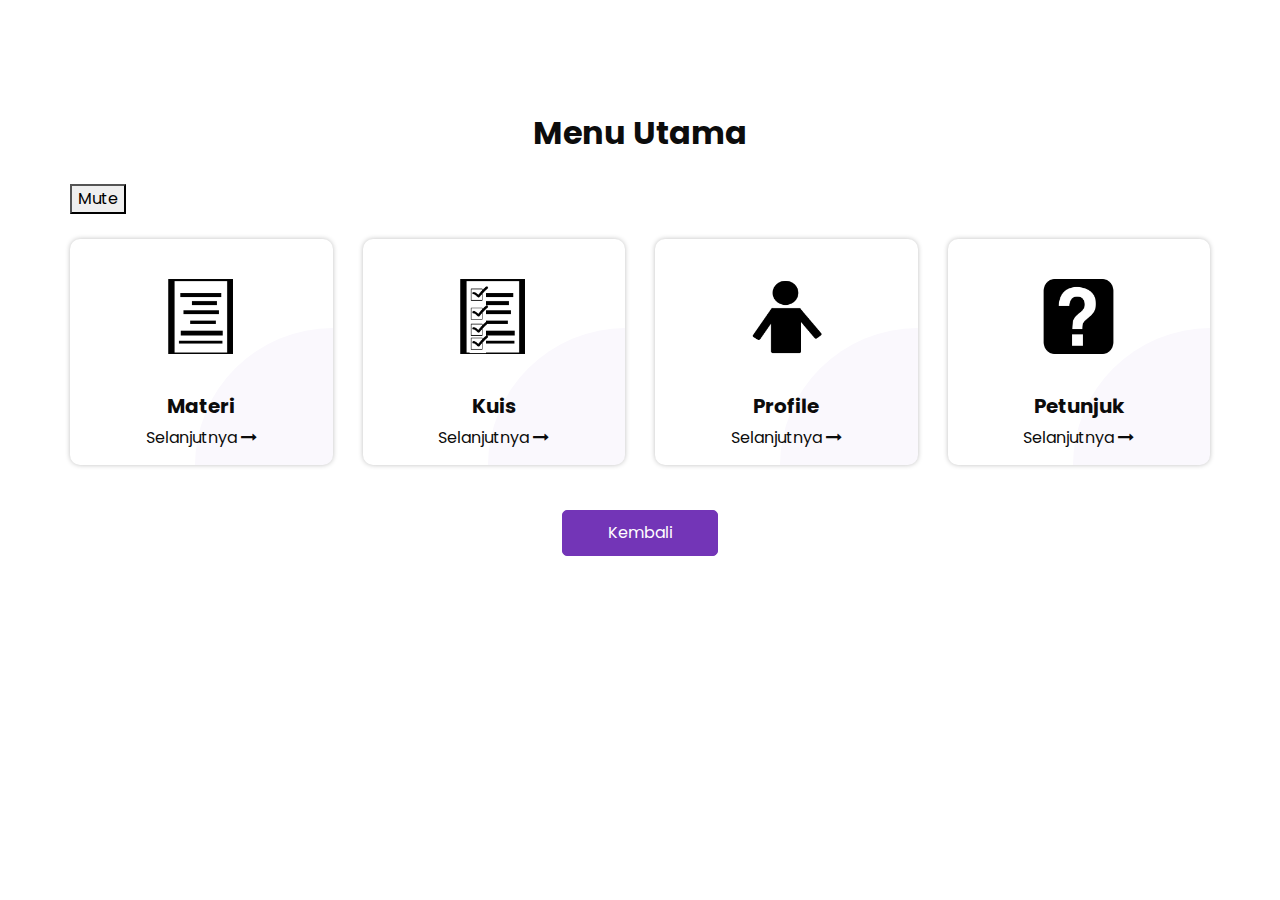
<file: Media Pembelajaran Interaktif Berbasis WEB/halaman_menu.html>
<!DOCTYPE html>
<html lang="en">

<head>
  <!-- Basic -->
  <meta charset="utf-8" />
  <meta http-equiv="X-UA-Compatible" content="IE=edge" />
  <!-- Mobile Metas -->
  <meta name="viewport" content="width=device-width, initial-scale=1, shrink-to-fit=no" />
  <!-- Site Metas -->
  <meta name="keywords" content="" />
  <meta name="description" content="" />
  <meta name="author" content="" />

  <title>Menu Utama</title>

  <!-- bootstrap core css -->
  <link rel="stylesheet" type="text/css" href="css/bootstrap.css" />

  <!-- font awesome style -->
  <link href="css/font-awesome.min.css" rel="stylesheet" />

  <!-- Custom styles for this template -->
  <link href="css/style.css" rel="stylesheet" />
  <!-- responsive style -->
  <link href="css/responsive.css" rel="stylesheet" />

  <!-- Font Awesome icons -->
  <link rel="stylesheet" href="https://cdnjs.cloudflare.com/ajax/libs/font-awesome/5.15.4/css/all.min.css" integrity="sha384-Gn5384xqQ1aoWXA+058RXPxPg6fy4IWvTNh0E263XmFcJlSAwiGgFAW/dAiS6JXm" crossorigin="anonymous">
</head>

<body>
    
   <audio id="backgroundAudio" autoplay loop>
    <source src="soundepek/musik-panting.mp3" type="audio/mpeg">
  </audio>
<!-- service section -->

</section>
<section class="service_section layout_padding">
    <div class="container">
      <div class="heading_container"><br>
        <h2>
         Menu Utama     
        </h2><br>
       
      </div>
      <button id="muteButton" onclick="toggleMute()" class="fas fa-volume-mute" style="display: flex;">
        Mute
      </button>
      
      <div class="row">
        <div class="col-md-6 col-lg-3">
          <div class="box">
            <div class="img-box">
              <img src="images/s1.png" alt="">
            </div>
            <div class="detail-box">
              <h5>
                Materi
              </h5>
             
              <a href="materi.html">
                <span>
                  Selanjutnya
                </span>
                <i class="fa fa-long-arrow-right" aria-hidden="true"></i>
              </a>
            </div>
          </div>
        </div>
        <div class="col-md-6 col-lg-3">
          <div class="box">
            <div class="img-box">
              <img src="images/s2.png" alt="">
            </div>
            <div class="detail-box">
              <h5>
                Kuis
              </h5>
             
              <a href="quiz.html" >
                <span>
                  Selanjutnya
                </span>
                <i class="fa fa-long-arrow-right" aria-hidden="true"></i>
              </a>
            </div>
          </div>
        </div>
        <div class="col-md-6 col-lg-3">
          <div class="box">
            <div class="img-box">
              <img src="images/s3.png" alt="">
            </div>
            <div class="detail-box">
              <h5>
                Profile
              </h5>
             
              <a href="profil.html">
                <span>
                  Selanjutnya
                </span>
                <i class="fa fa-long-arrow-right" aria-hidden="true"></i>
              </a>
            </div>
          </div>
        </div>
        <div class="col-md-6 col-lg-3">
          <div class="box">
            <div class="img-box">
              <img src="images/s4.png" alt="">
            </div>
            <div class="detail-box">
              <h5>
                Petunjuk
              </h5>
             
              <a href="lightBox.html" target="_blank">
                <span>
                  Selanjutnya
                </span>
                <i class="fa fa-long-arrow-right" aria-hidden="true"></i>
              </a>
            </div>
          </div>
        </div>
      </div>
      <div class="btn-box">
        <a href="index.html">
          Kembali
        </a>
      </div>
    </div>
  </section>
  <!-- end service section -->
  <script>
    var audio = document.getElementById("backgroundAudio");

    function toggleMute() {
      if (audio.paused) {
        audio.play();
        document.getElementById("muteButton").innerHTML = '<i class="fas fa-volume-mute"></i> Mute';
      } else {
        audio.pause();
        document.getElementById("muteButton").innerHTML = '<i class="fas fa-volume-up"></i> Unmute';
      }
    }
  </script>
  </body>
  </html>
</file>
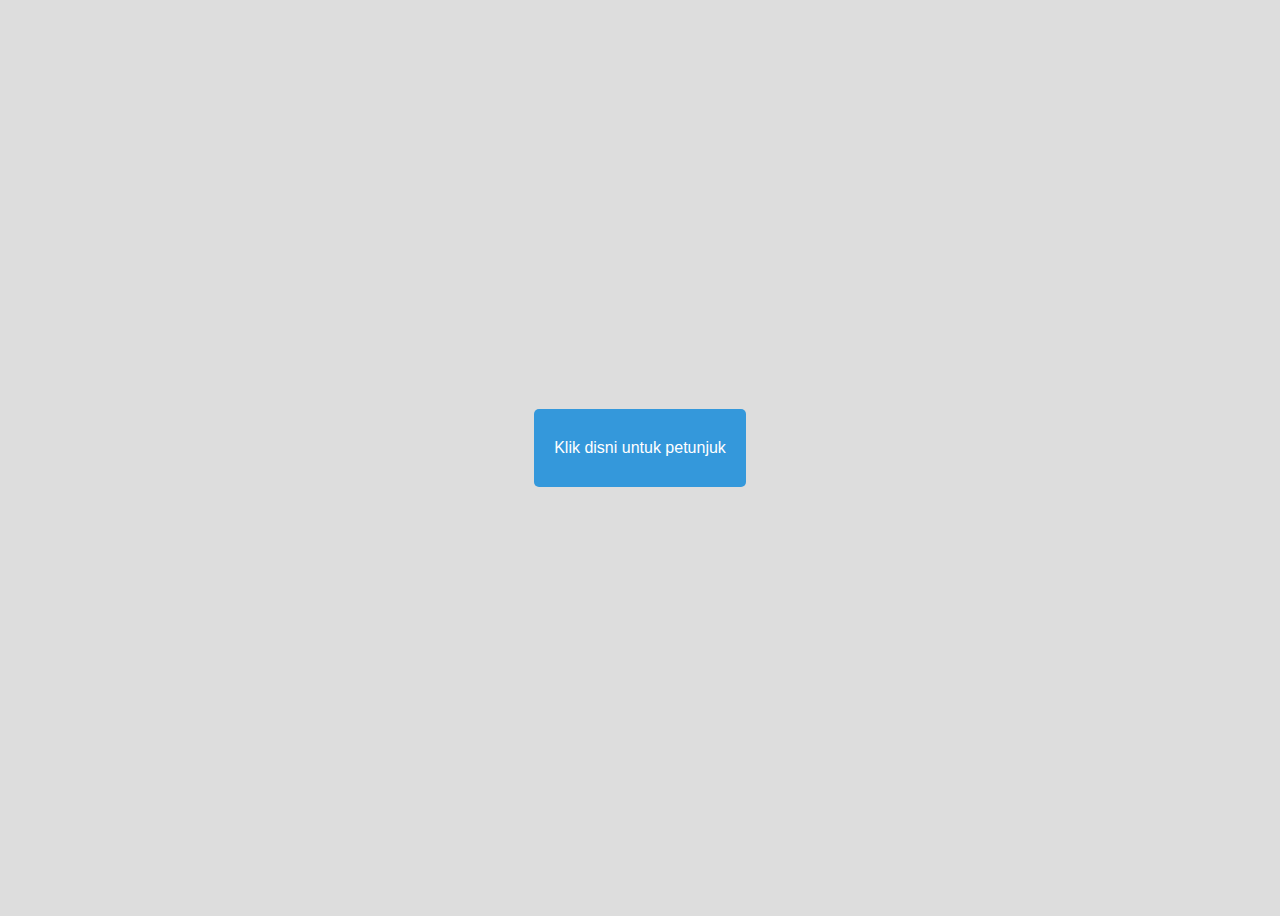
<file: Media Pembelajaran Interaktif Berbasis WEB/lightBox.html>
<!DOCTYPE html>
<html lang="en">
  <head>
    <meta charset="UTF-8" />
    <meta name="viewport" content="width=device-width, initial-scale=1.0" />
    <title>Restoe Boemi</title>
    <link rel="stylesheet" href="lightBox.css" />
    <style>
      /* ... kode CSS sebelumnya ... */
    
      .button-box {
        margin-top: -60px;
        background-color: #3498db;
        border: none;
        color: white;
        padding: 30px 20px;
        font-size: 16px;
        cursor: pointer;
        border-radius: 5px;
        transition: background-color 0.3s;
        display: inline-block;
        align-items: center;
      }
    
      .button-box:hover {
        background-color: #7362d3;
      }
    </style>
    
  </head>
  <body>

    
    <div class="container-lightbox">
     
      <ul class="gallery">
        
        <a href="#gambar-1">
          <button class="button-box"><span>Klik disni untuk petunjuk</span></button>
        </a>
        <div class="overlay" id="gambar-1">
          <a href="#" class="close">x close</a>
          <img
            src="images/Desain petunjuk.jpg"
          />
        </div>

        <div class="clear"></div>
      </ul>
    </div>
  </body>
</html>
</file>
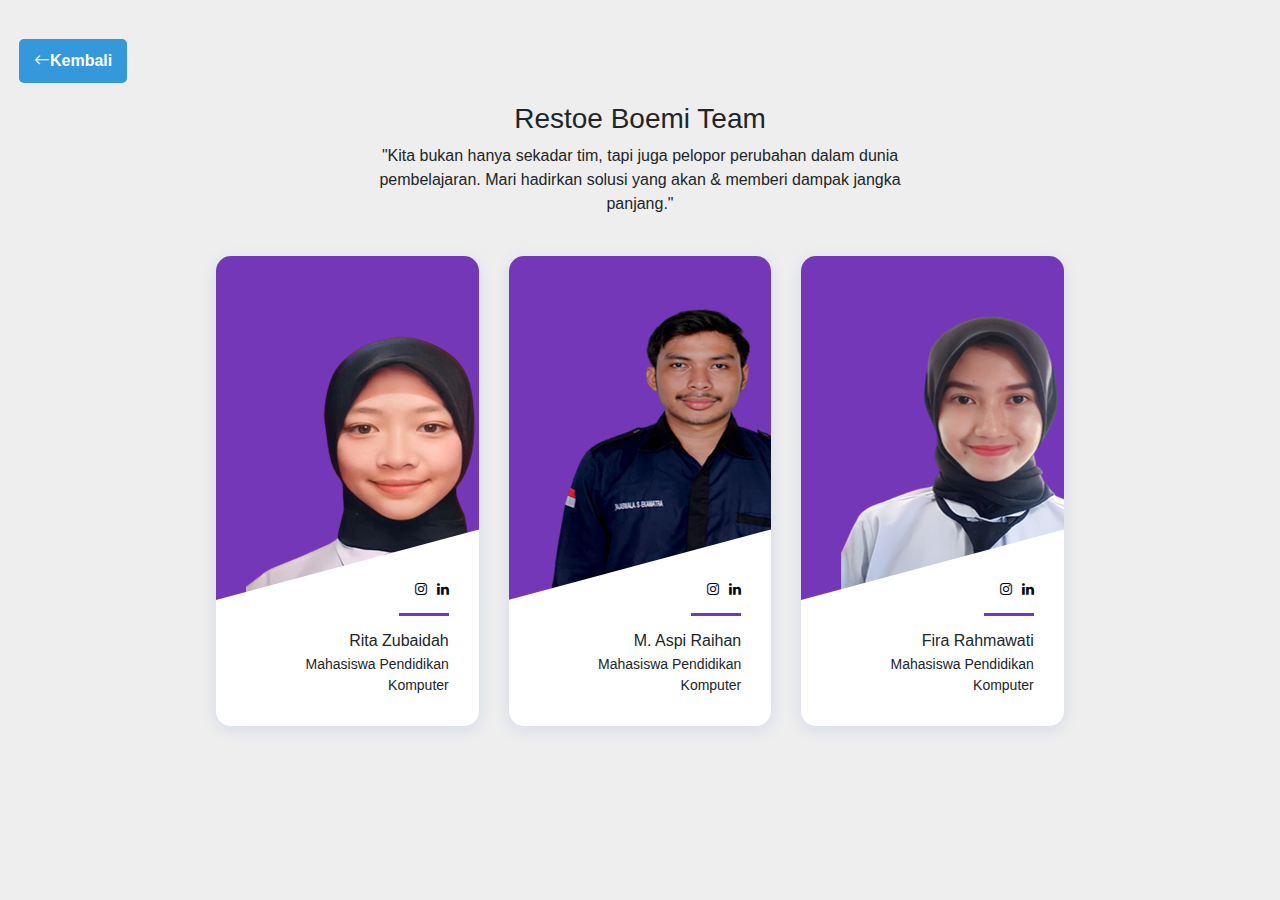
<file: Media Pembelajaran Interaktif Berbasis WEB/profil.html>
<!DOCTYPE html>
<html lang="en">
<head>
<meta charset="utf-8">


<title>Profil</title>
<meta name="viewport" content="width=device-width, initial-scale=1">
<link href="https://cdn.jsdelivr.net/npm/bootstrap@4.5.0/dist/css/bootstrap.min.css" rel="stylesheet">
<style type="text/css">
    
    	body{
            margin-top:20px;
    background:#eee;
}
.back-button {
    display: inline-flex;
    align-items: center;
    font-size: 16px;
    font-weight: bold;
    text-decoration: none;
    padding: 10px 15px;
    border: none;
    background-color: #3498db;
    color: white;
    border-radius: 5px;
    transition: background-color 0.3s ease;
    margin: 19px;
}
.container {
        display: flex;
        flex-direction: column;
        align-items: center;
    }
.single_advisor_profile {
    position: relative;
    margin-bottom: 50px;
    -webkit-transition-duration: 500ms;
    transition-duration: 500ms;
    z-index: 1;
    border-radius: 15px;
    -webkit-box-shadow: 0 0.25rem 1rem 0 rgba(47, 91, 234, 0.125);
    box-shadow: 0 0.25rem 1rem 0 rgba(47, 91, 234, 0.125);
}
.single_advisor_profile .advisor_thumb {
    position: relative;
    z-index: 1;
    border-radius: 15px 15px 0 0;
    margin: 0 auto;
    padding: 30px 30px 0 30px;
    background-color: #7437b8;
    overflow: hidden;
}
.single_advisor_profile .advisor_thumb::after {
    -webkit-transition-duration: 500ms;
    transition-duration: 500ms;
    position: absolute;
    width: 150%;
    height: 80px;
    bottom: -45px;
    left: -25%;
    content: "";
    background-color: #ffffff;
    -webkit-transform: rotate(-15deg);
    transform: rotate(-15deg);
}
@media only screen and (max-width: 575px) {
    .single_advisor_profile .advisor_thumb::after {
        height: 160px;
        bottom: -90px;
    }
}
.single_advisor_profile .advisor_thumb .social-info {
    position: absolute;
    z-index: 1;
    width: 100%;
    bottom: 0;
    right: 30px;
    text-align: right;
}
.single_advisor_profile .advisor_thumb .social-info a {
    font-size: 14px;
    color: #020710;
    padding: 0 5px;
}
.single_advisor_profile .advisor_thumb .social-info a:hover,
.single_advisor_profile .advisor_thumb .social-info a:focus {
    color: #7437b8;
}
.single_advisor_profile .advisor_thumb .social-info a:last-child {
    padding-right: 0;
}
.single_advisor_profile .single_advisor_details_info {
    position: relative;
    z-index: 1;
    padding: 30px;
    text-align: right;
    -webkit-transition-duration: 500ms;
    transition-duration: 500ms;
    border-radius: 0 0 15px 15px;
    background-color: #ffffff;
}
.single_advisor_profile .single_advisor_details_info::after {
    -webkit-transition-duration: 500ms;
    transition-duration: 500ms;
    position: absolute;
    z-index: 1;
    width: 50px;
    height: 3px;
    background-color: #7437b8;
    content: "";
    top: 12px;
    right: 30px;
}
.single_advisor_profile .single_advisor_details_info h6 {
    margin-bottom: 0.25rem;
    -webkit-transition-duration: 500ms;
    transition-duration: 500ms;
}
@media only screen and (min-width: 768px) and (max-width: 991px) {
    .single_advisor_profile .single_advisor_details_info h6 {
        font-size: 14px;
    }
}
.single_advisor_profile .single_advisor_details_info p {
    -webkit-transition-duration: 500ms;
    transition-duration: 500ms;
    margin-bottom: 0;
    font-size: 14px;
}
@media only screen and (min-width: 768px) and (max-width: 991px) {
    .single_advisor_profile .single_advisor_details_info p {
        font-size: 12px;
    }
}
.single_advisor_profile:hover .advisor_thumb::after,
.single_advisor_profile:focus .advisor_thumb::after {
    background-color: #3da9fc;
}
.single_advisor_profile:hover .advisor_thumb .social-info a,
.single_advisor_profile:focus .advisor_thumb .social-info a {
    color: #ffffff;
}
.single_advisor_profile:hover .advisor_thumb .social-info a:hover,
.single_advisor_profile:hover .advisor_thumb .social-info a:focus,
.single_advisor_profile:focus .advisor_thumb .social-info a:hover,
.single_advisor_profile:focus .advisor_thumb .social-info a:focus {
    color: #ffffff;
}
.single_advisor_profile:hover .single_advisor_details_info,
.single_advisor_profile:focus .single_advisor_details_info {
    background-color: #3da9fc;
}
.single_advisor_profile:hover .single_advisor_details_info::after,
.single_advisor_profile:focus .single_advisor_details_info::after {
    background-color: #ffffff;
}
.single_advisor_profile:hover .single_advisor_details_info h6,
.single_advisor_profile:focus .single_advisor_details_info h6 {
    color: #ffffff;
}
.single_advisor_profile:hover .single_advisor_details_info p,
.single_advisor_profile:focus .single_advisor_details_info p {
    color: #ffffff;
}




    </style>
    <link href="https://maxcdn.bootstrapcdn.com/font-awesome/4.7.0/css/font-awesome.min.css" rel="stylesheet" />
    <link href="https://cdn.jsdelivr.net/npm/bootstrap-icons/font/bootstrap-icons.css" rel="stylesheet">
</head>
<body>
    <a href="halaman_menu.html" class="back-button">
        <i class="bi bi-arrow-left"></i> Kembali
    </a>
<div class="container">
    
<div class="row justify-content-center">
<div class="col-12 col-sm-8 col-lg-6">

<div class="section_heading text-center wow fadeInUp" data-wow-delay="0.2s" style="visibility: visible; animation-delay: 0.2s; animation-name: fadeInUp;">
<h3>Restoe Boemi <span> Team</span></h3>

<p>"Kita bukan hanya sekadar tim, tapi juga pelopor perubahan dalam dunia pembelajaran. Mari hadirkan solusi yang akan  &amp; memberi dampak jangka panjang."</p>
<br> 
<div class="line"></div>
</div>
</div>
</div>
<div class="row">

   
    
    <div class="row justify-content-center">
        
<div class="col-12 col-sm-6 col-lg-3">
   
<div class="single_advisor_profile wow fadeInUp" data-wow-delay="0.3s" style="visibility: visible; animation-delay: 0.3s; animation-name: fadeInUp;">

<div class="advisor_thumb"><img src="images/ritanew.png" alt>

<div class="social-info"><a href="https://www.instagram.com/horiitt_/" target="_blank"><i class="fa fa-instagram"></i></a><a href=""><i class="fa fa-linkedin"></i></a></div>
</div>

<div class="single_advisor_details_info">
<h6>Rita Zubaidah</h6>
<p class="designation">Mahasiswa Pendidikan Komputer</p>
</div>
</div>
</div>

<div class="col-12 col-sm-6 col-lg-3">
<div class="single_advisor_profile wow fadeInUp" data-wow-delay="0.4s" style="visibility: visible; animation-delay: 0.4s; animation-name: fadeInUp;">

<div class="advisor_thumb"><img src="images/aspi.png" alt>

<div class="social-info"><a href="https://www.instagram.com/aspiraihan/" target="_blank"><i class="fa fa-instagram"></i></a><a href="https://www.linkedin.com/in/m-aspi-raihan-420513264/" target="_blank"><i class="fa fa-linkedin"></i></a></div>
</div>

<div class="single_advisor_details_info">
<h6>M. Aspi Raihan</h6>
<p class="designation">Mahasiswa Pendidikan Komputer</p>
</div>
</div>
</div>

<div class="col-12 col-sm-6 col-lg-3">
<div class="single_advisor_profile wow fadeInUp" data-wow-delay="0.5s" style="visibility: visible; animation-delay: 0.5s; animation-name: fadeInUp;">

<div class="advisor_thumb"><img src="images/fira.png" alt>

<div class="social-info"><a href="https://www.instagram.com/firarhmwti/" target="_blank"><i class="fa fa-instagram"></i></a><a href="https://www.linkedin.com/in/fira-rahmawati-710094246/" target="_blank"><i class="fa fa-linkedin"></i></a></div>
</div>

<div class="single_advisor_details_info">
<h6>Fira Rahmawati</h6>
<p class="designation">Mahasiswa Pendidikan Komputer</p>
</div>

</div>

</div>

</div>

</div>
<script src="https://code.jquery.com/jquery-1.10.2.min.js"></script>
<script src="https://cdn.jsdelivr.net/npm/bootstrap@4.5.0/dist/js/bootstrap.bundle.min.js"></script>
<script type="text/javascript">
	
</script>
</body>
</html>
</file>
<file: Media Pembelajaran Interaktif Berbasis WEB/css/style.css>
@import url("https://fonts.googleapis.com/css2?family=Poppins:wght@400;600;700&display=swap");
body {
  font-family: "Poppins", sans-serif;
  color: #0c0c0c;
  background-color: #ffffff;
  overflow-x: hidden;
}

.layout_padding {
  padding: 90px 0;
}

.layout_margin {
  margin: 90px 0;
}

.layout_padding2 {
  padding: 75px 0;
}

.layout_padding2-top {
  padding-top: 75px;
}

.layout_padding2-bottom {
  padding-bottom: 75px;
}

.layout_padding-top {
  padding-top: 90px;
}

.layout_padding-bottom {
  padding-bottom: 90px;
}

.heading_container {
  display: -webkit-box;
  display: -ms-flexbox;
  display: flex;
  -webkit-box-orient: vertical;
  -webkit-box-direction: normal;
      -ms-flex-direction: column;
          flex-direction: column;
  -webkit-box-align: start;
      -ms-flex-align: start;
          align-items: flex-start;
}

.heading_container h2 {
  position: relative;
  font-weight: bold;
}

.heading_container h2 span {
  color: #7335b7;
}

.heading_container.heading_center {
  -webkit-box-align: center;
      -ms-flex-align: center;
          align-items: center;
  text-align: center;
}

a,
a:hover,
a:focus {
  text-decoration: none;
}

a:hover,
a:focus {
  color: initial;
}

.btn,
.btn:focus {
  outline: none !important;
  -webkit-box-shadow: none;
          box-shadow: none;
}

/*header section*/
.hero_area {
  position: relative;
  min-height: 100vh;
  display: -webkit-box;
  display: -ms-flexbox;
  display: flex;
  -webkit-box-orient: vertical;
  -webkit-box-direction: normal;
      -ms-flex-direction: column;
          flex-direction: column;
  background-color: #7335b7;
  border-radius: 0 0 350px 0;
}

.sub_page .hero_area {
  min-height: auto;
  border-radius: 0 0 45px 0;
}

.header_section {
  padding: 15px 0;
}

.header_section .container-fluid {
  padding-right: 25px;
  padding-left: 25px;
}

.navbar-brand span {
  font-weight: bold;
  color: #ffffff;
  font-size: 24px;
}

.custom_nav-container {
  padding: 0;
}

.custom_nav-container .navbar-nav {
  margin: auto;
}

.custom_nav-container .navbar-nav .nav-item .nav-link {
  padding: 5px 25px;
  color: #ffffff;
  text-align: center;
  text-transform: uppercase;
  border-radius: 5px;
  -webkit-transition: all 0.3s;
  transition: all 0.3s;
}

.custom_nav-container .navbar-nav .nav-item:hover .nav-link, .custom_nav-container .navbar-nav .nav-item.active .nav-link {
  color: #000000;
  background-color: #ffffff;
}

.custom_nav-container .navbar-toggler {
  outline: none;
}

.custom_nav-container .navbar-toggler {
  padding: 0;
  width: 37px;
  height: 42px;
  -webkit-transition: all 0.3s;
  transition: all 0.3s;
}

.custom_nav-container .navbar-toggler span {
  display: block;
  width: 35px;
  height: 4px;
  background-color: #ffffff;
  margin: 7px 0;
  -webkit-transition: all 0.3s;
  transition: all 0.3s;
  position: relative;
  border-radius: 5px;
  transition: all 0.3s;
}

.custom_nav-container .navbar-toggler span::before, .custom_nav-container .navbar-toggler span::after {
  content: "";
  position: absolute;
  left: 0;
  height: 100%;
  width: 100%;
  background-color: #ffffff;
  top: -10px;
  border-radius: 5px;
  -webkit-transition: all 0.3s;
  transition: all 0.3s;
}

.custom_nav-container .navbar-toggler span::after {
  top: 10px;
}

.custom_nav-container .navbar-toggler[aria-expanded="true"] {
  -webkit-transform: rotate(360deg);
          transform: rotate(360deg);
}

.custom_nav-container .navbar-toggler[aria-expanded="true"] span {
  -webkit-transform: rotate(45deg);
          transform: rotate(45deg);
}

.custom_nav-container .navbar-toggler[aria-expanded="true"] span::before, .custom_nav-container .navbar-toggler[aria-expanded="true"] span::after {
  -webkit-transform: rotate(90deg);
          transform: rotate(90deg);
  top: 0;
}

.custom_nav-container .navbar-toggler[aria-expanded="true"] .s-1 {
  -webkit-transform: rotate(45deg);
          transform: rotate(45deg);
  margin: 0;
  margin-bottom: -4px;
}

.custom_nav-container .navbar-toggler[aria-expanded="true"] .s-2 {
  display: none;
}

.custom_nav-container .navbar-toggler[aria-expanded="true"] .s-3 {
  -webkit-transform: rotate(-45deg);
          transform: rotate(-45deg);
  margin: 0;
  margin-top: -4px;
}

.custom_nav-container .navbar-toggler[aria-expanded="false"] .s-1,
.custom_nav-container .navbar-toggler[aria-expanded="false"] .s-2,
.custom_nav-container .navbar-toggler[aria-expanded="false"] .s-3 {
  -webkit-transform: none;
          transform: none;
}

.quote_btn-container {
  display: -webkit-box;
  display: -ms-flexbox;
  display: flex;
  -webkit-box-align: center;
      -ms-flex-align: center;
          align-items: center;
}

.quote_btn-container a {
  color: #000000;
  text-transform: uppercase;
}

.quote_btn-container a span {
  margin-left: 5px;
}

.quote_btn-container a:hover {
  color: #f8842b;
}

.quote_btn-container .quote_btn {
  display: inline-block;
  padding: 5px 25px;
  background-color: #f8842b;
  color: #ffffff;
  border-radius: 5px;
  -webkit-transition: all 0.3s;
  transition: all 0.3s;
  border: 1px solid #f8842b;
}

.quote_btn-container .quote_btn:hover {
  color: #ffffff;
  -webkit-transform: translateY(-3px);
          transform: translateY(-3px);
}

/*end header section*/
/* slider section */
.slider_section {
  -webkit-box-flex: 1;
      -ms-flex: 1;
          flex: 1;
  display: -webkit-box;
  display: -ms-flexbox;
  display: flex;
  -webkit-box-align: center;
      -ms-flex-align: center;
          align-items: center;
  padding: 45px 0;
}

.slider_section .row {
  -webkit-box-align: center;
      -ms-flex-align: center;
          align-items: center;
}

.slider_section #customCarousel1 {
  width: 100%;
  position: unset;
}

.slider_section .detail-box {
  text-align: center;
  color: #ffffff;
}

.slider_section .detail-box h1 {
  font-weight: bold;
  margin-bottom: 20px;
}

.slider_section .detail-box .btn-box {
  display: -webkit-box;
  display: -ms-flexbox;
  display: flex;
  -webkit-box-pack: center;
      -ms-flex-pack: center;
          justify-content: center;
  margin: 0 -5px;
  margin-top: 45px;
}

.slider_section .detail-box .btn-box a {
  margin: 5px;
  text-align: center;
  width: 185px;
}

.slider_section .detail-box .btn-box .btn1 {
  display: inline-block;
  padding: 12px 15px;
  background-color: #5a2a8f;
  color: #ffffff;
  border-radius: 5px;
  -webkit-transition: all 0.3s;
  transition: all 0.3s;
  border: 1px solid #5a2a8f;
}

.slider_section .detail-box .btn-box .btn1:hover {
  color: #ffffff;
  -webkit-transform: translateY(-3px);
          transform: translateY(-3px);
}

.slider_section .img-box img {
  width: 100%;
}

.slider_section .carousel-indicators {
  position: unset;
  margin: 0;
  -webkit-box-pack: center;
      -ms-flex-pack: center;
          justify-content: center;
  -webkit-box-align: center;
      -ms-flex-align: center;
          align-items: center;
  margin-top: 45px;
}

.slider_section .carousel-indicators li {
  background-color: #ffffff;
  width: 15px;
  height: 15px;
  border-radius: 100%;
  opacity: 1;
}

.slider_section .carousel-indicators li.active {
  width: 23px;
  height: 23px;
  background-color: #f8842b;
}

.service_section {
  text-align: center;
}

.service_section .heading_container {
  -webkit-box-align: center;
      -ms-flex-align: center;
          align-items: center;
}

.service_section .box {
  margin-top: 25px;
  padding: 15px;
  border-radius: 10px;
  -webkit-box-shadow: 0 0 5px 0 rgba(0, 0, 0, 0.25);
          box-shadow: 0 0 5px 0 rgba(0, 0, 0, 0.25);
  position: relative;
  overflow: hidden;
  -webkit-transition: all 0.3s;
  transition: all 0.3s;
}

.service_section .box::before {
  content: "";
  width: 275px;
  height: 275px;
  position: absolute;
  right: -137.5px;
  bottom: -137.5px;
  background-color: #faf8fd;
  z-index: -1;
  border-radius: 100%;
  -webkit-transition: all 0.3s;
  transition: all 0.3s;
}

.service_section .box .img-box {
  display: -webkit-box;
  display: -ms-flexbox;
  display: flex;
  -webkit-box-pack: center;
      -ms-flex-pack: center;
          justify-content: center;
  -webkit-box-align: center;
      -ms-flex-align: center;
          align-items: center;
  height: 125px;
  border-radius: 15px;
  -webkit-transition: all 0.3s;
  transition: all 0.3s;
}

.service_section .box .img-box img {
  width: 75px;
  -webkit-transition: all 0.3s;
  transition: all 0.3s;
}

.service_section .box .detail-box {
  margin-top: 15px;
}

.service_section .box .detail-box h5 {
  font-weight: bold;
  position: relative;
}

.service_section .box .detail-box a {
  color: inherit;
}

.service_section .box:hover {
  color: #ffffff;
}

.service_section .box:hover::before {
  -webkit-transform: scale(5);
          transform: scale(5);
  background-color: #7335b7;
}

.service_section .box:hover img {
  -webkit-filter: invert(1);
          filter: invert(1);
}

.service_section .btn-box {
  display: -webkit-box;
  display: -ms-flexbox;
  display: flex;
  -webkit-box-pack: center;
      -ms-flex-pack: center;
          justify-content: center;
  margin-top: 45px;
}

.service_section .btn-box a {
  display: inline-block;
  padding: 10px 45px;
  background-color: #7335b7;
  color: #ffffff;
  border-radius: 5px;
  -webkit-transition: all 0.3s;
  transition: all 0.3s;
  border: 1px solid #7335b7;
}

.service_section .btn-box a:hover {
  color: #ffffff;
  -webkit-transform: translateY(-3px);
          transform: translateY(-3px);
}

.about_section {
  background-color: #7335b7;
  color: #ffffff;
  border-radius: 250px 0 250px 0;
}

.about_section .row {
  -webkit-box-align: center;
      -ms-flex-align: center;
          align-items: center;
}

.about_section .img-box {
  position: relative;
}

.about_section .img-box img {
  width: 100%;
}

.about_section .detail-box p {
  margin-top: 15px;
}

.about_section .detail-box a {
  display: inline-block;
  padding: 10px 45px;
  background-color: #f8842b;
  color: #ffffff;
  border-radius: 5px;
  -webkit-transition: all 0.3s;
  transition: all 0.3s;
  border: 1px solid #f8842b;
  margin-top: 15px;
}

.about_section .detail-box a:hover {
  color: #ffffff;
  -webkit-transform: translateY(-3px);
          transform: translateY(-3px);
}

.case_section .heading_container {
  -webkit-box-align: center;
      -ms-flex-align: center;
          align-items: center;
}

.case_section .heading_container h2::before {
  left: 50%;
  -webkit-transform: translateX(-50%);
          transform: translateX(-50%);
}

.case_section .box {
  margin-top: 45px;
  background-color: #ffffff;
  -webkit-box-shadow: 0 0 10px 0 rgba(0, 0, 0, 0.15);
          box-shadow: 0 0 10px 0 rgba(0, 0, 0, 0.15);
  text-align: center;
}

.case_section .box .img-box {
  position: relative;
}

.case_section .box .img-box img {
  width: 100%;
}

.case_section .box .detail-box {
  padding: 25px;
}

.case_section .box .detail-box h5 {
  font-weight: bold;
}

.case_section .box .detail-box p {
  font-size: 15px;
}

.case_section .box .detail-box a {
  color: #7335b7;
}

.client_section .box {
  display: -webkit-box;
  display: -ms-flexbox;
  display: flex;
  -webkit-box-orient: vertical;
  -webkit-box-direction: normal;
      -ms-flex-direction: column;
          flex-direction: column;
  -webkit-box-align: center;
      -ms-flex-align: center;
          align-items: center;
  margin: 45px 0;
  text-align: center;
}

.client_section .box .img-box {
  width: 125px;
  height: 125px;
  min-width: 125px;
  position: relative;
  margin-bottom: -62.5px;
}

.client_section .box .img-box img {
  width: 100%;
  border-radius: 100%;
}

.client_section .box .client_info .client_name h5 {
  font-weight: bold;
  margin-bottom: 0;
  text-transform: uppercase;
}

.client_section .box .client_info .client_name h6 {
  margin-bottom: 0;
  color: #7335b7;
  font-weight: normal;
  font-size: 15px;
  text-transform: uppercase;
}

.client_section .box .client_info i {
  font-size: 24px;
}

.client_section .box p {
  margin-top: 15px;
}

.client_section .box .detail-box {
  background-color: #ffffff;
  background-color: #7335b7;
  color: #ffffff;
  border-radius: 15px;
  padding: 85px 45px 15px 45px;
}

.client_section .carousel-indicators {
  position: unset;
  margin: 0;
  -webkit-box-pack: center;
      -ms-flex-pack: center;
          justify-content: center;
  -webkit-box-align: center;
      -ms-flex-align: center;
          align-items: center;
}

.client_section .carousel-indicators li {
  background-color: #7335b7;
  width: 10px;
  height: 10px;
  border-radius: 100%;
  opacity: 1;
}

.client_section .carousel-indicators li.active {
  width: 20px;
  height: 20px;
  background-color: #f8842b;
}

.contact_section {
  position: relative;
}

.contact_section form {
  margin-top: 45px;
}

.contact_section input {
  width: 100%;
  border: none;
  height: 50px;
  margin-bottom: 25px;
  padding-left: 15px;
  background-color: transparent;
  outline: none;
  color: #000000;
  border: 1px solid #a5a5a5;
}

.contact_section input::-webkit-input-placeholder {
  color: #1c1b1b;
}

.contact_section input:-ms-input-placeholder {
  color: #1c1b1b;
}

.contact_section input::-ms-input-placeholder {
  color: #1c1b1b;
}

.contact_section input::placeholder {
  color: #1c1b1b;
}

.contact_section input.message-box {
  height: 120px;
}

.contact_section button {
  font-family: "Poppins", sans-serif;
  display: inline-block;
  padding: 10px 65px;
  background-color: #7335b7;
  color: #ffffff;
  border-radius: 3px;
  -webkit-transition: all 0.3s;
  transition: all 0.3s;
  border: 1px solid #7335b7;
  color: #fff;
  margin-top: 10px;
}

.contact_section button:hover {
  color: #ffffff;
  -webkit-transform: translateY(-3px);
          transform: translateY(-3px);
}

.contact_section .map_container {
  height: 100%;
  min-height: 325px;
  overflow: hidden;
  margin-left: 45px;
}

.contact_section .map_container .map {
  height: 100%;
}

.contact_section .map_container .map #googleMap {
  height: 100%;
}

.footer_container {
  background-color: #7335b7;
  color: #ffffff;
  border-radius: 350px 0 0 0;
  padding-top: 145px;
}

/* info section */
.info_section h4 {
  font-weight: 600;
  margin-bottom: 20px;
}

.info_section .info_contact .contact_link_box {
  display: -webkit-box;
  display: -ms-flexbox;
  display: flex;
  -webkit-box-orient: vertical;
  -webkit-box-direction: normal;
      -ms-flex-direction: column;
          flex-direction: column;
}

.info_section .info_contact .contact_link_box a {
  margin: 5px 0;
  color: #ffffff;
}

.info_section .info_contact .contact_link_box a i {
  margin-right: 5px;
}

.info_section .info_contact .contact_link_box a:hover {
  color: #f8842b;
}

.info_section .info_social {
  display: -webkit-box;
  display: -ms-flexbox;
  display: flex;
  margin-top: 20px;
}

.info_section .info_social a {
  display: -webkit-box;
  display: -ms-flexbox;
  display: flex;
  -webkit-box-pack: center;
      -ms-flex-pack: center;
          justify-content: center;
  -webkit-box-align: center;
      -ms-flex-align: center;
          align-items: center;
  color: #ffffff;
  border-radius: 100%;
  margin-right: 10px;
  font-size: 24px;
}

.info_section .info_social a:hover {
  color: #f8842b;
}

.info_section .info_links {
  display: -webkit-box;
  display: -ms-flexbox;
  display: flex;
  -webkit-box-orient: vertical;
  -webkit-box-direction: normal;
      -ms-flex-direction: column;
          flex-direction: column;
  -ms-flex-wrap: wrap;
      flex-wrap: wrap;
}

.info_section .info_links a {
  display: -webkit-box;
  display: -ms-flexbox;
  display: flex;
  -webkit-box-align: center;
      -ms-flex-align: center;
          align-items: center;
  margin-bottom: 15px;
  color: #ffffff;
}

.info_section .info_links a:hover {
  color: #f8842b;
}

.info_section form input {
  border: none;
  border-bottom: 1px solid #ffffff;
  background-color: transparent;
  width: 100%;
  height: 45px;
  color: #ffffff;
  outline: none;
}

.info_section form input::-webkit-input-placeholder {
  color: #ffffff;
}

.info_section form input:-ms-input-placeholder {
  color: #ffffff;
}

.info_section form input::-ms-input-placeholder {
  color: #ffffff;
}

.info_section form input::placeholder {
  color: #ffffff;
}

.info_section form button {
  width: 100%;
  text-align: center;
  display: inline-block;
  padding: 10px 55px;
  background-color: #f8842b;
  color: #ffffff;
  border-radius: 0;
  -webkit-transition: all 0.3s;
  transition: all 0.3s;
  border: 1px solid #f8842b;
  margin-top: 15px;
}

.info_section form button:hover {
  color: #ffffff;
  -webkit-transform: translateY(-3px);
          transform: translateY(-3px);
}

/* end info section */
/* footer section*/
.footer_section {
  position: relative;
  text-align: center;
}

.footer_section p {
  padding: 25px 0;
  margin: 0;
}

.footer_section p a {
  color: inherit;
}
/*# sourceMappingURL=style.css.map */
</file>
<file: Media Pembelajaran Interaktif Berbasis WEB/css/responsive.css>
@media (max-width: 1300px) {
  .footer_container {
    border-radius: 250px 0 0 0;
  }
}

@media (max-width: 1120px) {}

@media (max-width: 992px) {
  .hero_area {
    height: auto;
  }

  .quote_btn-container {
    display: none;
  }

  .custom_nav-container .navbar-nav {
    margin: 0;
    margin-left: auto;
    align-items: center;
  }

  .custom_nav-container .navbar-nav {
    padding-top: 15px;
  }


  .custom_nav-container .navbar-nav .nav-item .nav-link {
    padding: 5px 25px;
    margin: 5px 0;
  }

  .slider_section {
    padding: 75px 0;
  }

  .contact_section .img-box {
    margin-top: 45px;
  }

  .info_section .row>div:nth-child(1) {
    margin-bottom: 25px;
  }

  .info_section .row>div:nth-child(2) {
    margin-bottom: 25px;
  }
}

@media (max-width: 768px) {
  .hero_area {
    border-radius: 0 0 250px 0;
  }

  .slider_section .detail-box {
    margin-top: 45px;
  }

  .about_section {
    border-radius: 150px 0 150px 0;
  }

  .about_section .img-box {
    margin-top: 45px;
  }

  .contact_section .row {
    flex-direction: column-reverse;
  }

  .contact_section .map_container {
    margin-left: 0;
    margin-bottom: 45px;
    height: 375px;
  }

  .info_section .row>div:nth-child(3) {
    margin-bottom: 35px;
  }

  .info_section .row>div {
    display: flex;
    flex-direction: column;
    align-items: center;
    text-align: center;

  }

  .info_section .info_links {
    align-items: center;
  }

  .info_section form input {
    text-align: center;
  }
}

@media (max-width: 576px) {}

@media (max-width: 480px) {}

@media (max-width: 420px) {}

@media (max-width: 376px) {}

@media (min-width: 1200px) {
  .container {
    max-width: 1170px;
  }
}
</file>
